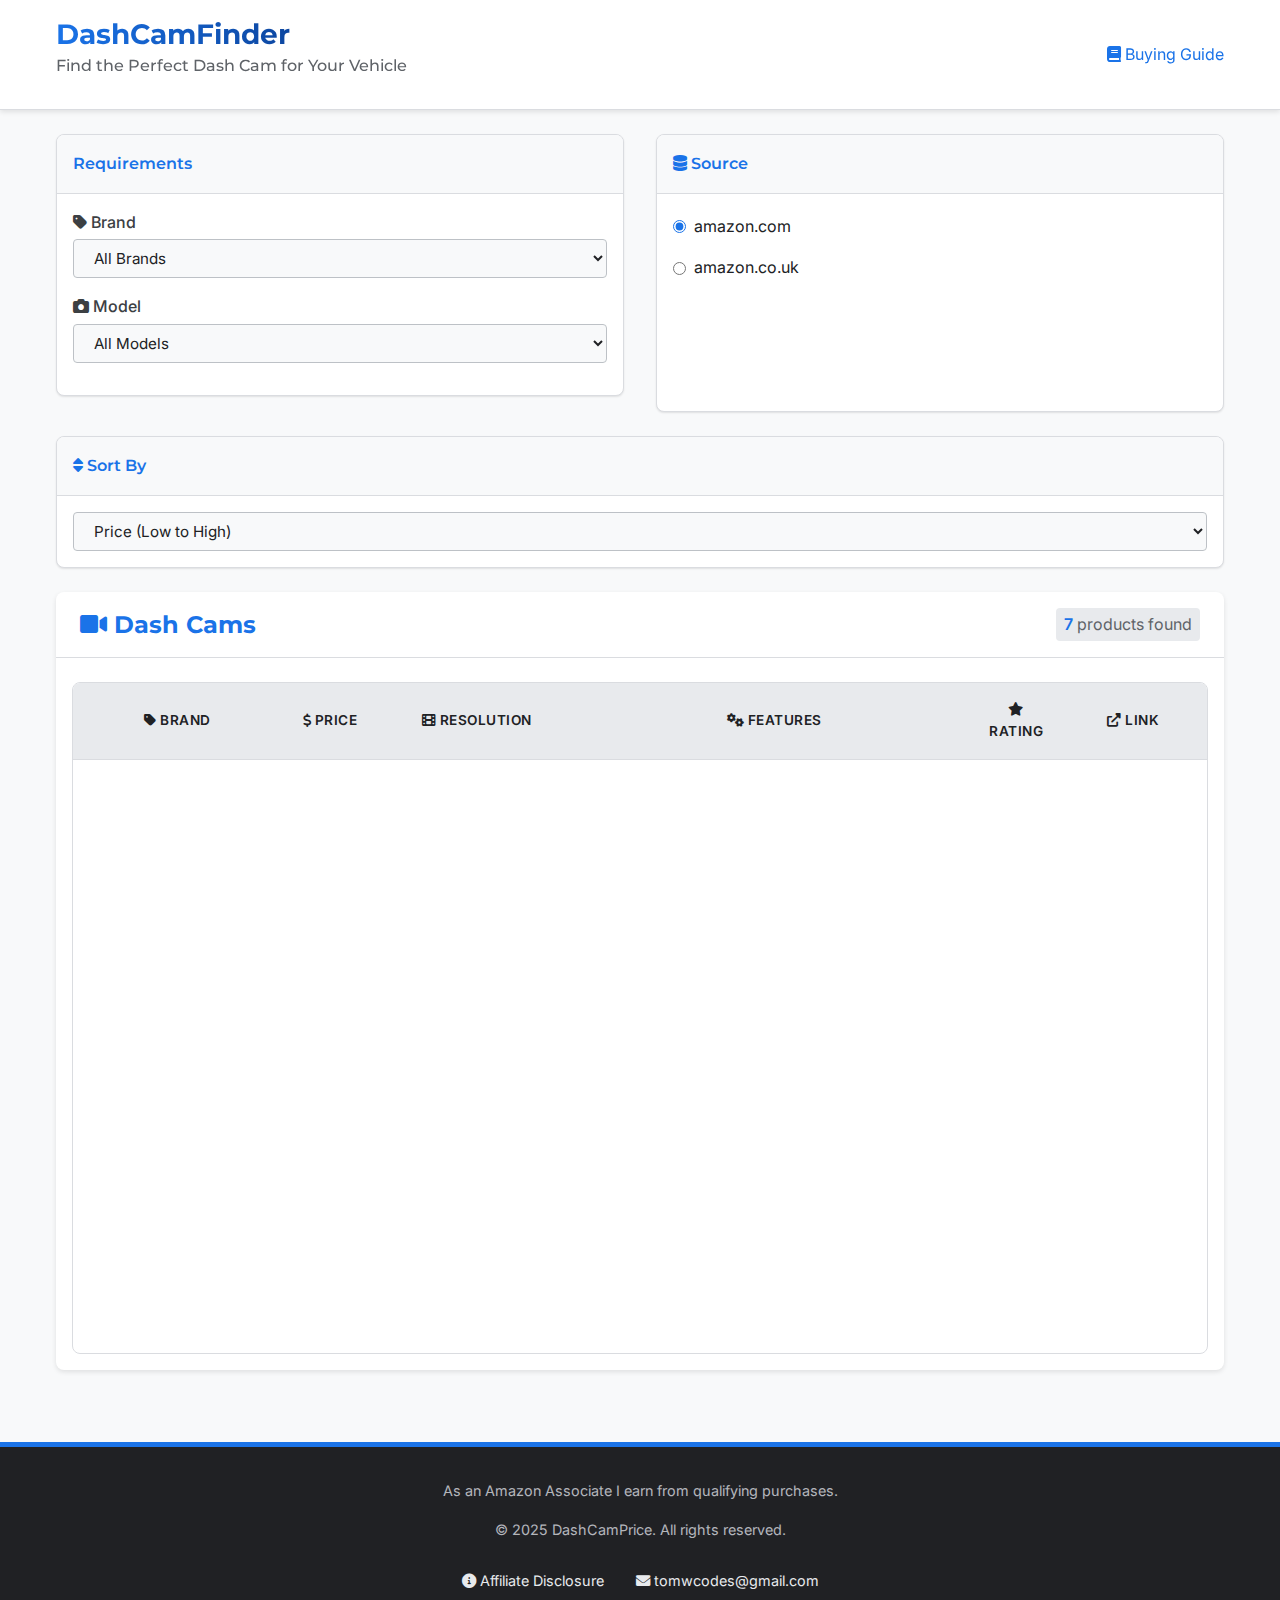
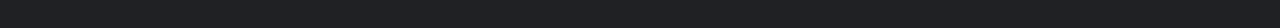
<file: index.html>
<!DOCTYPE html>
<html lang="en">
<head>
    <meta charset="UTF-8">
    <meta name="viewport" content="width=device-width, initial-scale=1.0">
    <title>DashCamFinder - Compare Dash Cam Prices | Find the Best Deals</title>
    <meta name="description" content="Compare dash cam prices for various brands and models. Find the best deals on front-facing, dual-channel, and 4K dash cams with night vision and parking mode.">
    <meta name="keywords" content="dash cam, dashcam, price comparison, car camera, vehicle recorder, front dash cam, dual dash cam, 4K dash cam">
    <meta name="robots" content="index, follow">
    <link rel="canonical" href="https://dashcamprice.com/">
    
    <!-- Favicon -->
    <link rel="icon" type="image/png" href="https://via.placeholder.com/32x32/1a73e8/ffffff?text=D" sizes="32x32">
    <link rel="icon" type="image/png" href="https://via.placeholder.com/16x16/1a73e8/ffffff?text=D" sizes="16x16">
    
    <!-- Open Graph / Facebook -->
    <meta property="og:type" content="website">
    <meta property="og:url" content="https://dashcamprice.com/">
    <meta property="og:title" content="DashCamPrice - Compare Dash Cam Prices">
    <meta property="og:description" content="Find the best deals on dash cams with features like night vision, parking mode, and 4K resolution.">
    <meta property="og:image" content="https://dashcamprice.com/images/og-image.jpg">
    
    <!-- Twitter -->
    <meta property="twitter:card" content="summary_large_image">
    <meta property="twitter:url" content="https://dashcamprice.com/">
    <meta property="twitter:title" content="DashCamPrice - Compare Dash Cam Prices">
    <meta property="twitter:description" content="Find the best deals on dash cams with features like night vision, parking mode, and 4K resolution.">
    <meta property="twitter:image" content="https://dashcamprice.com/images/twitter-image.jpg">
    
    <link rel="stylesheet" href="styles/main.css">
    <link rel="stylesheet" href="https://cdnjs.cloudflare.com/ajax/libs/font-awesome/6.0.0-beta3/css/all.min.css">
</head>
<body>
    <header class="site-header">
        <div class="container">
            <div class="logo">
                <h1><a href="/" title="DashCamPrice Home">DashCamFinder</a></h1>
                <h2>Find the Perfect Dash Cam for Your Vehicle</h2>
            </div>
            <nav class="site-nav">
                <a href="buying-guide.html" class="nav-link"><i class="fas fa-book"></i> Buying Guide</a>
            </nav>
        </div>
    </header>

    <main class="site-main">
        <div class="container">
            <!-- Filters row with two columns -->
            <div class="filters-row">
                <!-- Left column - Device filter box -->
                <div class="filters-column">
                    <!-- Device filter box -->
                    <div class="filter-box">
                        <div class="filter-box-header">Requirements</div>
                        <div class="filter-box-content">
                            <div class="filter-item">
                                <label for="make"><i class="fas fa-tag"></i> Brand</label>
                                <select id="make" class="filter-select">
                                    <option value="all">All Brands</option>
                                    <option value="nextbase">Nextbase</option>
                                    <option value="garmin">Garmin</option>
                                    <option value="thinkware">Thinkware</option>
                                    <option value="blackvue">BlackVue</option>
                                    <option value="viofo">VIOFO</option>
                                </select>
                            </div>
                            <div class="filter-item">
                                <label for="model"><i class="fas fa-camera"></i> Model</label>
                                <select id="model" class="filter-select">
                                    <option value="all">All Models</option>
                                    <option value="nextbase-622gw">Nextbase 622GW</option>
                                    <option value="nextbase-522gw">Nextbase 522GW</option>
                                    <option value="nextbase-322gw">Nextbase 322GW</option>
                                    <option value="garmin-dash-cam-67w">Garmin Dash Cam 67W</option>
                                    <option value="garmin-dash-cam-57">Garmin Dash Cam 57</option>
                                    <option value="thinkware-u1000">Thinkware U1000</option>
                                    <option value="blackvue-dr900x-plus">BlackVue DR900X Plus</option>
                                    <option value="viofo-a129-pro-duo">VIOFO A129 Pro Duo</option>
                                </select>
                            </div>
                        </div>
                    </div>
                </div>
                
                <!-- Right column - Data source filter box -->
                <div class="filters-column">
                    <!-- Data source filter box -->
                    <div class="filter-box data-source-box">
                        <div class="filter-box-header"><i class="fas fa-database"></i> Source</div>
                        <div class="filter-box-content">
                            <div class="data-source-options">
                                <label class="checkbox-label">
                                    <input type="radio" name="data-source" id="data-source-com" value="amazon.com" checked>
                                    amazon.com
                                </label>
                                <label class="checkbox-label">
                                    <input type="radio" name="data-source" id="data-source-uk" value="amazon.co.uk">
                                    amazon.co.uk
                                </label>
                            </div>
                        </div>
                    </div>
                </div>
            </div>
            
            <!-- Sort filter box below the two columns -->
            <div class="sort-container">
                <div class="filter-box">
                    <div class="filter-box-header"><i class="fas fa-sort"></i> Sort By</div>
                    <div class="filter-box-content">
                        <select id="sort-by" class="filter-select">
                            <option value="price-asc">Price (Low to High)</option>
                            <option value="price-desc">Price (High to Low)</option>
                            <option value="rating-desc">Rating (High to Low)</option>
                            <option value="date-desc">Newest First</option>
                            <option value="popularity">Popularity</option>
                        </select>
                    </div>
                </div>
            </div>
            
            <!-- Results container -->
            <div class="results-container">
                
                <div class="results-header">
                    <h2><i class="fas fa-video"></i> Dash Cams</h2>
                    <div class="results-count">
                        <span class="count">0</span> products found
                    </div>
                </div>
                <div class="results-table-container">
                    <table class="results-table">
                        <thead>
                            <tr>
                                <th><i class="fas fa-tag"></i> Brand</th>
                                <th><i class="fas fa-dollar-sign"></i> Price</th>
                                <th><i class="fas fa-film"></i> Resolution</th>
                                <th><i class="fas fa-cogs"></i> Features</th>
                                <th><i class="fas fa-star"></i> Rating</th>
                                <th><i class="fas fa-external-link-alt"></i> Link</th>
                            </tr>
                        </thead>
                        <tbody>
                            <!-- Product rows would go here, but we're not populating with data -->
                            <tr class="placeholder-row">
                                <td colspan="6" class="placeholder-message">
                                    Use the filters to find products
                                </td>
                            </tr>
                        </tbody>
                    </table>
                </div>
            </div>
        </div>
    </main>
    
    <footer class="site-footer">
        <div class="container">
            <div class="footer-section">
                <p>As an Amazon Associate I earn from qualifying purchases.</p>
                <p>© 2025 DashCamPrice. All rights reserved.</p>
            </div>
            <div class="footer-links">
                <!-- <a href="#"><i class="fas fa-shield-alt"></i> Privacy Policy</a> -->
                <a href="affiliate-disclosure.html"><i class="fas fa-info-circle"></i> Affiliate Disclosure</a>
                <a><i class="fas fa-envelope"></i> tomwcodes@gmail.com</a>
            </div>
        </div>
    </footer>
    
    <!-- Schema.org structured data -->
    <script type="application/ld+json">
    {
      "@context": "https://schema.org",
      "@type": "WebSite",
      "name": "DashCamPrice",
      "url": "https://dashcamprice.com/",
      "potentialAction": {
        "@type": "SearchAction",
        "target": "https://dashcamprice.com/search?q={search_term_string}",
        "query-input": "required name=search_term_string"
      },
      "description": "Compare dash cam prices for various brands and models with features like night vision, parking mode, and 4K resolution."
    }
    </script>
    
    <script type="application/ld+json">
    {
      "@context": "https://schema.org",
      "@type": "Organization",
      "name": "DashCamPrice",
      "url": "https://dashcamprice.com/",
      "logo": "https://dashcamprice.com/images/logo.png",
      "contactPoint": {
        "@type": "ContactPoint",
        "email": "info@dashcamprice.com",
        "contactType": "customer service"
      }
    }
    </script>

    <script src="scripts/main.js"></script>
</body>
</html>
</file>
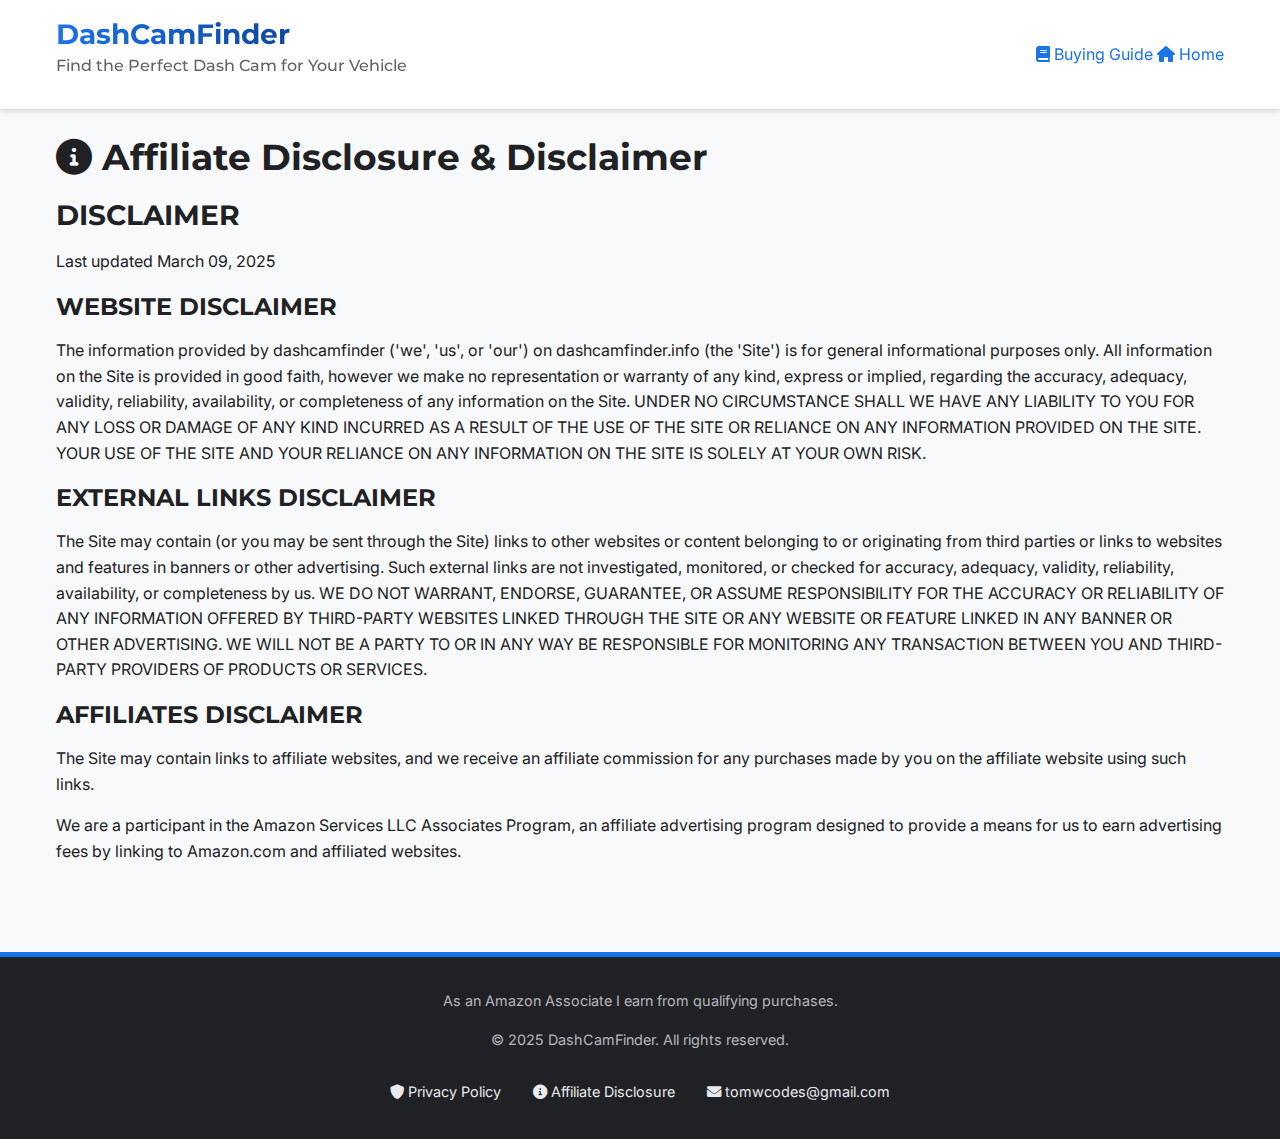
<file: affiliate-disclosure.html>
<!DOCTYPE html>
<html lang="en">
<head>
    <meta charset="UTF-8">
    <meta name="viewport" content="width=device-width, initial-scale=1.0">
    <title>Affiliate Disclosure - DashCamFinder</title>
    <meta name="description" content="Affiliate disclosure and disclaimer information for DashCamFinder.">
    <meta name="robots" content="index, follow">
    <link rel="canonical" href="https://dashcamfinder.info/affiliate-disclosure.html">
    
    <!-- Favicon -->
    <link rel="icon" type="image/png" href="https://via.placeholder.com/32x32/1a73e8/ffffff?text=D" sizes="32x32">
    <link rel="icon" type="image/png" href="https://via.placeholder.com/16x16/1a73e8/ffffff?text=D" sizes="16x16">
    
    <!-- Open Graph / Facebook -->
    <meta property="og:type" content="website">
    <meta property="og:url" content="https://dashcamfinder.info/affiliate-disclosure.html">
    <meta property="og:title" content="Affiliate Disclosure - DashCamFinder">
    <meta property="og:description" content="Affiliate disclosure and disclaimer information for DashCamFinder.">
    
    <link rel="stylesheet" href="styles/main.css">
    <link rel="stylesheet" href="https://cdnjs.cloudflare.com/ajax/libs/font-awesome/6.0.0-beta3/css/all.min.css">
</head>
<body>
    <header class="site-header">
        <div class="container">
            <div class="logo">
                <h1><a href="/" title="DashCamFinder Home">DashCamFinder</a></h1>
                <h2>Find the Perfect Dash Cam for Your Vehicle</h2>
            </div>
            <nav class="site-nav">
                <a href="buying-guide.html" class="nav-link"><i class="fas fa-book"></i> Buying Guide</a>
                <a href="index.html" class="nav-link"><i class="fas fa-home"></i> Home</a>
            </nav>
        </div>
    </header>

    <main class="site-main">
        <div class="container">
            <div class="page-content">
                <h1><i class="fas fa-info-circle"></i> Affiliate Disclosure & Disclaimer</h1>
                
                <section class="disclaimer-section">
                    <h2>DISCLAIMER</h2>
                    <p class="last-updated">Last updated March 09, 2025</p>
                    
                    <h3>WEBSITE DISCLAIMER</h3>
                    <p>The information provided by dashcamfinder ('we', 'us', or 'our') on dashcamfinder.info (the 'Site') is for general informational purposes only. All information on the Site is provided in good faith, however we make no representation or warranty of any kind, express or implied, regarding the accuracy, adequacy, validity, reliability, availability, or completeness of any information on the Site. UNDER NO CIRCUMSTANCE SHALL WE HAVE ANY LIABILITY TO YOU FOR ANY LOSS OR DAMAGE OF ANY KIND INCURRED AS A RESULT OF THE USE OF THE SITE OR RELIANCE ON ANY INFORMATION PROVIDED ON THE SITE. YOUR USE OF THE SITE AND YOUR RELIANCE ON ANY INFORMATION ON THE SITE IS SOLELY AT YOUR OWN RISK.</p>
                    
                    <h3>EXTERNAL LINKS DISCLAIMER</h3>
                    <p>The Site may contain (or you may be sent through the Site) links to other websites or content belonging to or originating from third parties or links to websites and features in banners or other advertising. Such external links are not investigated, monitored, or checked for accuracy, adequacy, validity, reliability, availability, or completeness by us. WE DO NOT WARRANT, ENDORSE, GUARANTEE, OR ASSUME RESPONSIBILITY FOR THE ACCURACY OR RELIABILITY OF ANY INFORMATION OFFERED BY THIRD-PARTY WEBSITES LINKED THROUGH THE SITE OR ANY WEBSITE OR FEATURE LINKED IN ANY BANNER OR OTHER ADVERTISING. WE WILL NOT BE A PARTY TO OR IN ANY WAY BE RESPONSIBLE FOR MONITORING ANY TRANSACTION BETWEEN YOU AND THIRD-PARTY PROVIDERS OF PRODUCTS OR SERVICES.</p>
                    
                    <h3>AFFILIATES DISCLAIMER</h3>
                    <p>The Site may contain links to affiliate websites, and we receive an affiliate commission for any purchases made by you on the affiliate website using such links.</p>
                    
                    <p>We are a participant in the Amazon Services LLC Associates Program, an affiliate advertising program designed to provide a means for us to earn advertising fees by linking to Amazon.com and affiliated websites.</p>
                </section>
            </div>
        </div>
    </main>
    
    <footer class="site-footer">
        <div class="container">
            <div class="footer-section">
                <p>As an Amazon Associate I earn from qualifying purchases.</p>
                <p>© 2025 DashCamFinder. All rights reserved.</p>
            </div>
            <div class="footer-links">
                <a href="#"><i class="fas fa-shield-alt"></i> Privacy Policy</a>
                <a href="affiliate-disclosure.html"><i class="fas fa-info-circle"></i> Affiliate Disclosure</a>
                <a href=""><i class="fas fa-envelope"></i> tomwcodes@gmail.com</a>
            </div>
        </div>
    </footer>

    <script src="scripts/main.js"></script>
</body>
</html>
</file>
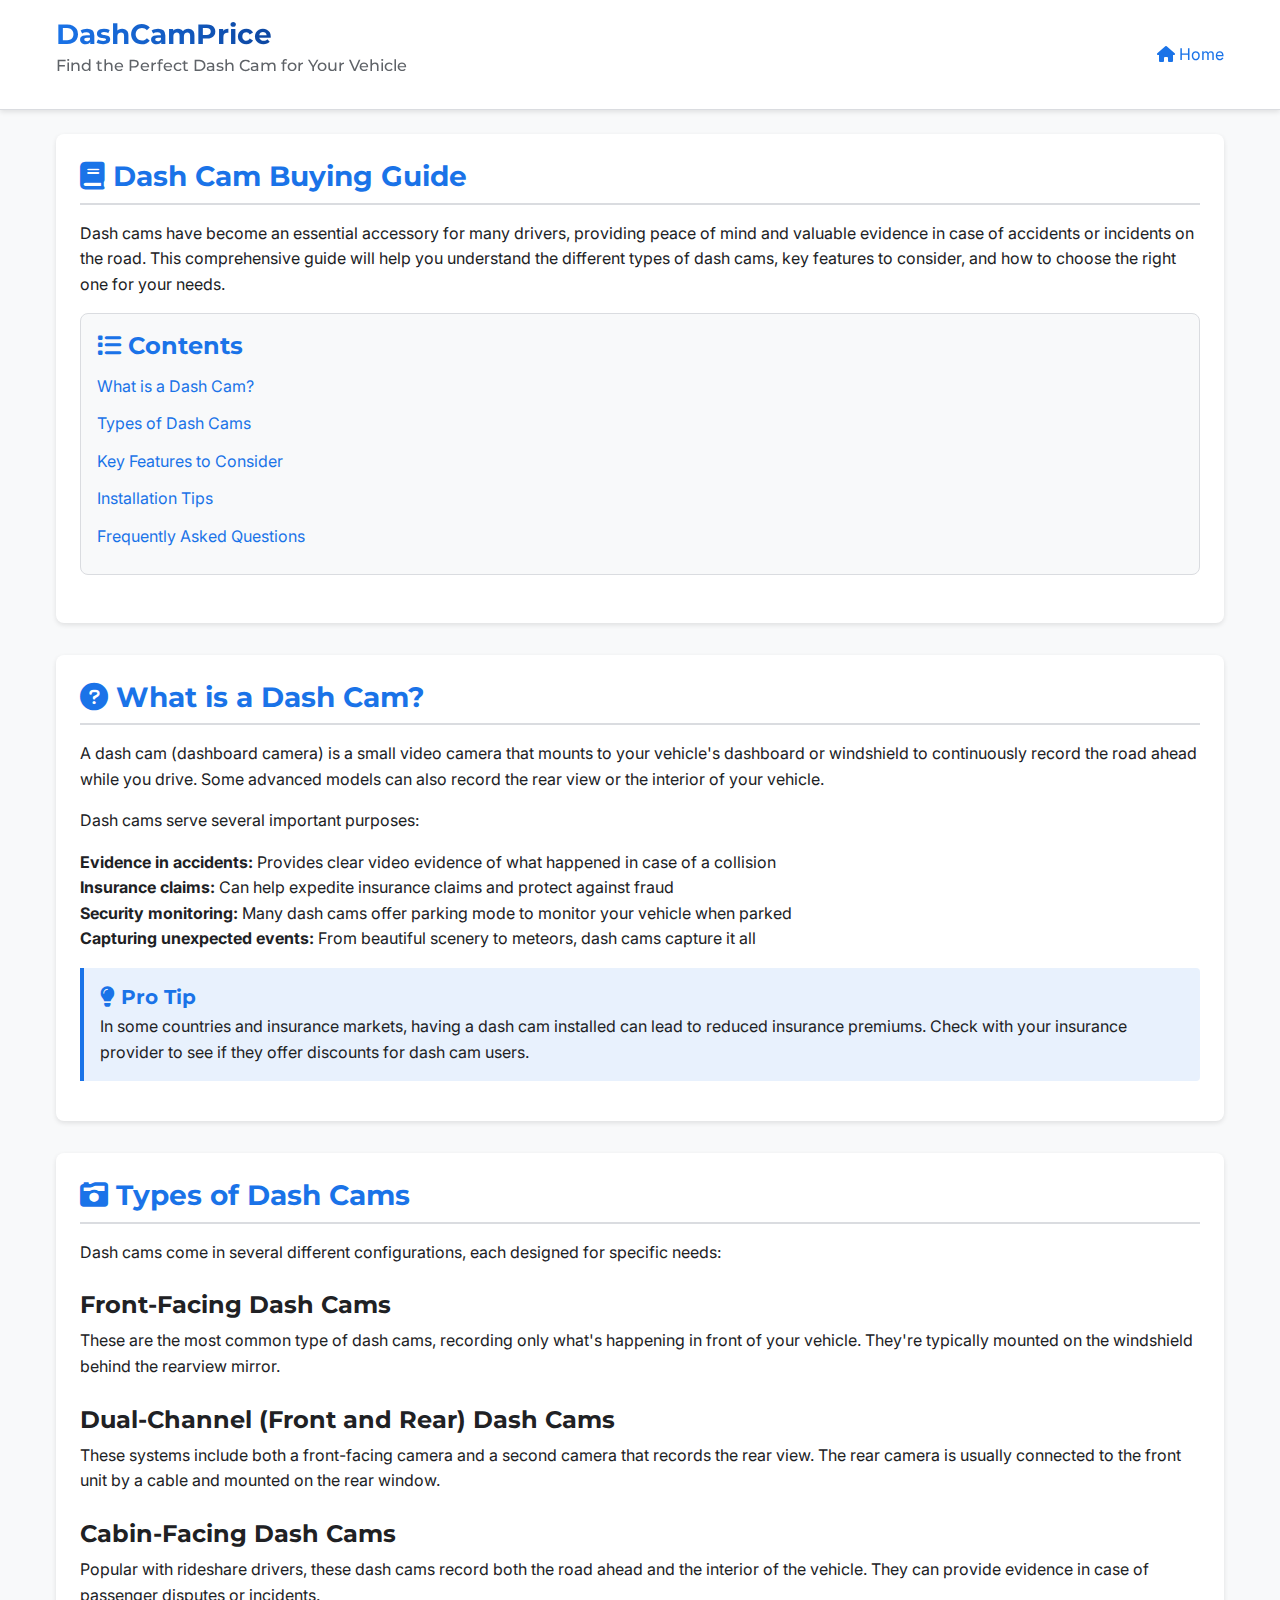
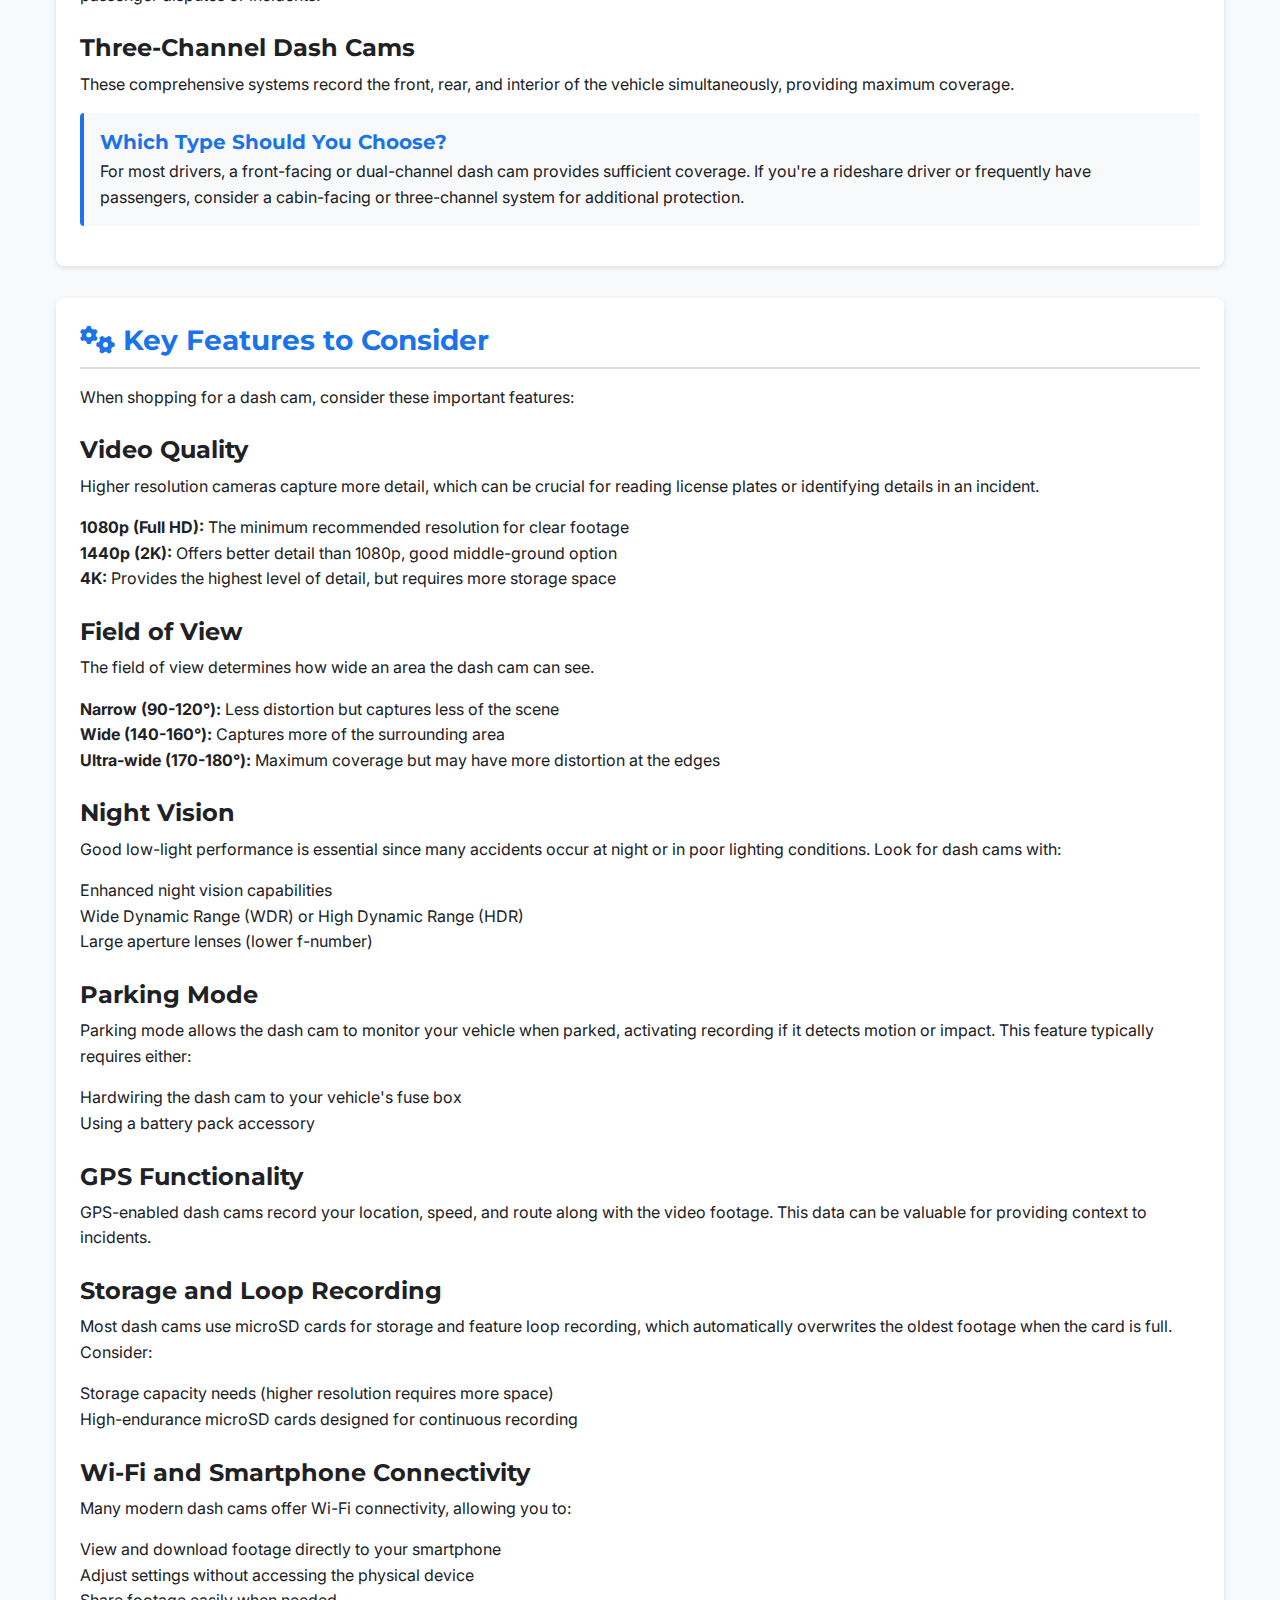
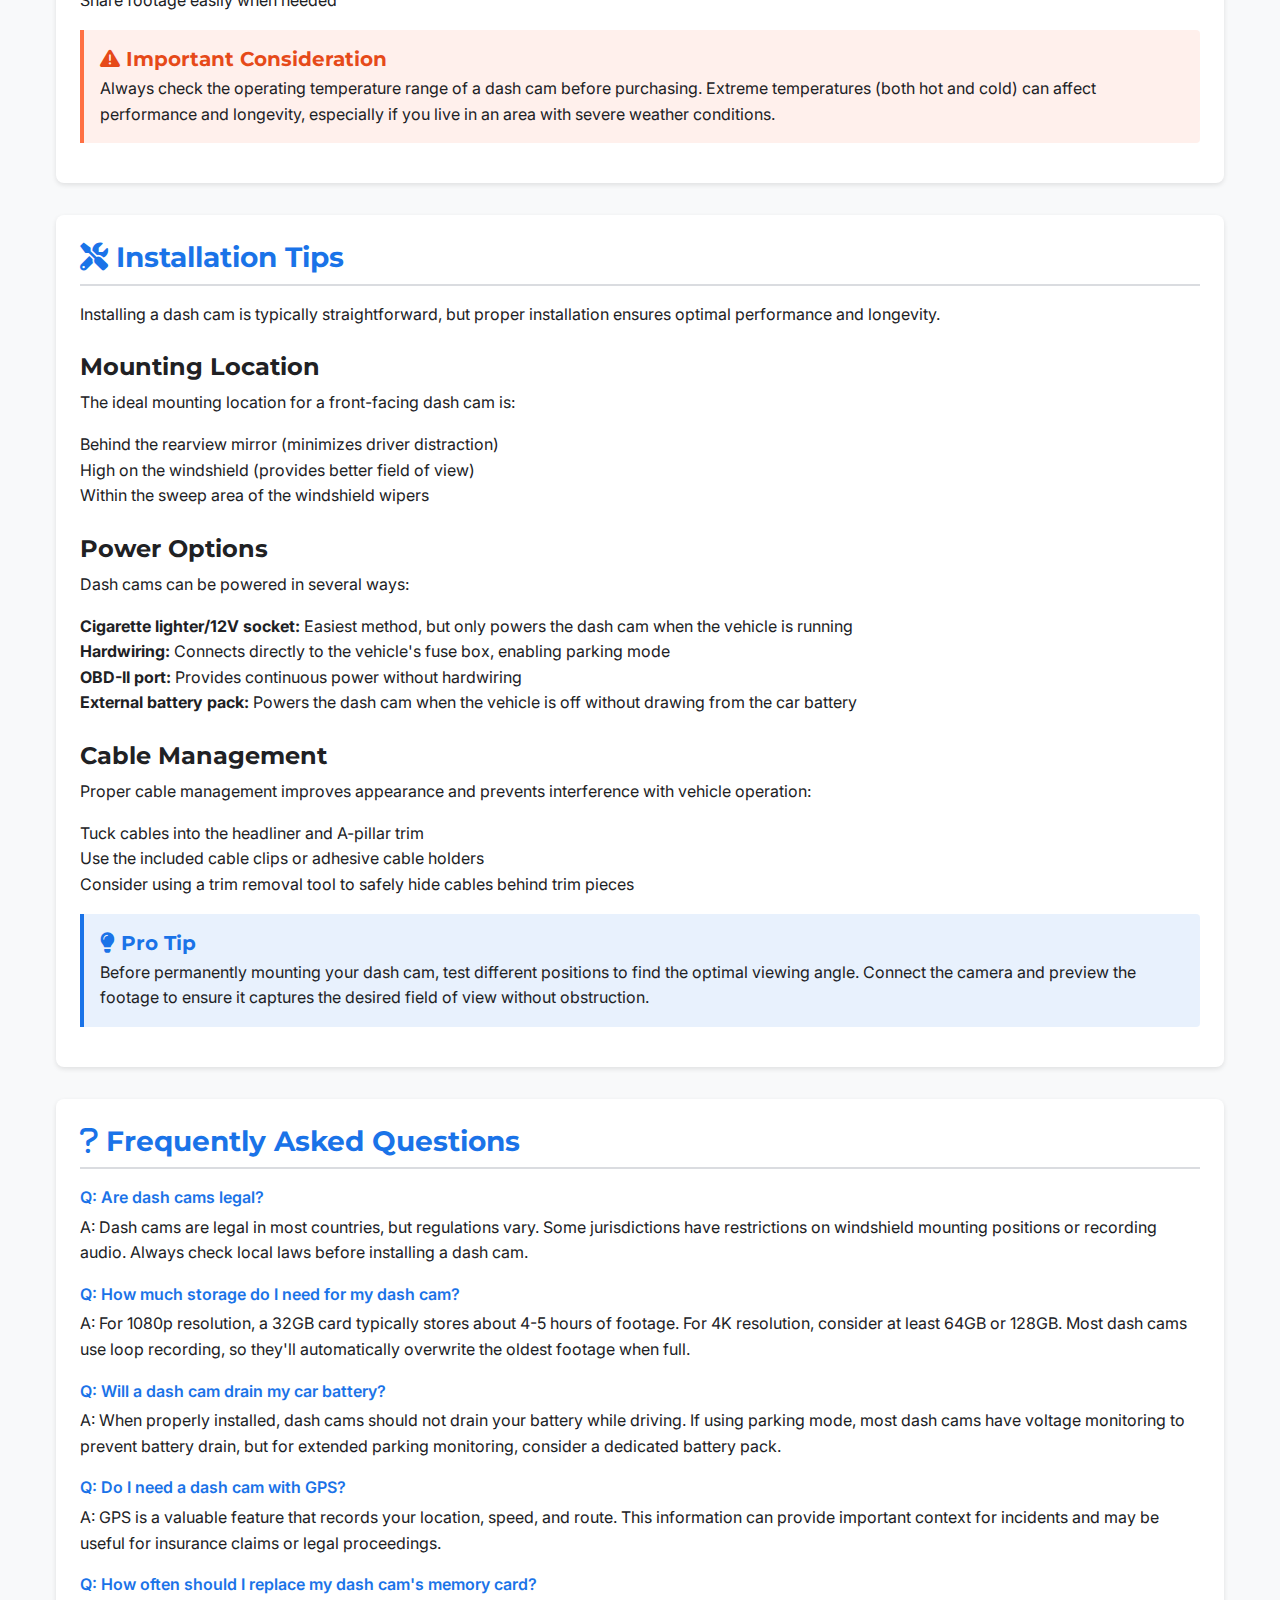
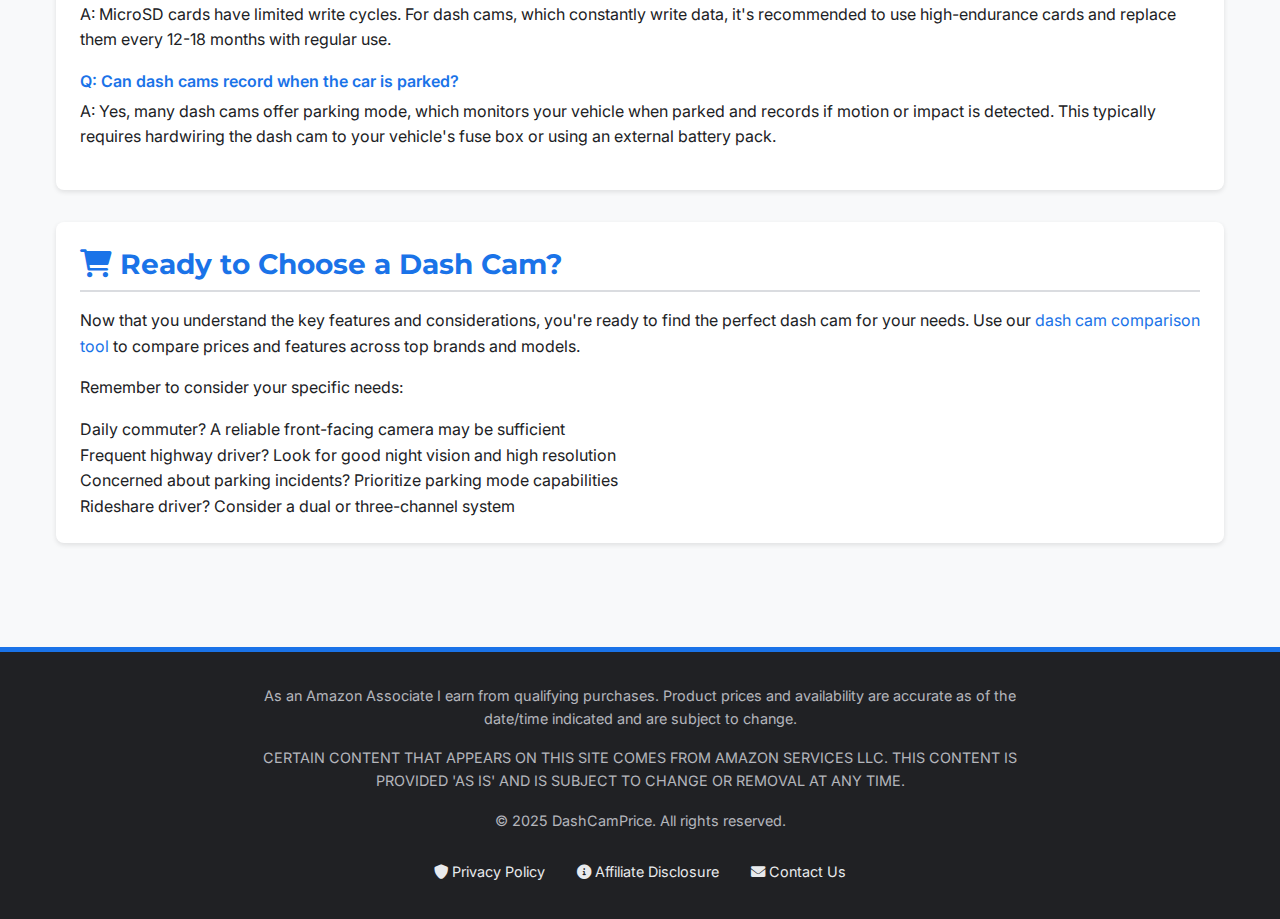
<file: buying-guide.html>
<!DOCTYPE html>
<html lang="en">
<head>
    <meta charset="UTF-8">
    <meta name="viewport" content="width=device-width, initial-scale=1.0">
    <title>Dash Cam Buying Guide | DashCamPrice</title>
    <meta name="description" content="Learn how to choose the perfect dash cam for your vehicle. Our comprehensive buying guide covers types of dash cams, key features, installation tips, and more.">
    <meta name="keywords" content="dash cam buying guide, how to choose dash cam, dash cam features, dash cam installation, best dash cams">
    <meta name="robots" content="index, follow">
    <link rel="canonical" href="https://dashcamprice.com/buying-guide.html">
    
    <!-- Favicon -->
    <link rel="icon" type="image/png" href="https://via.placeholder.com/32x32/1a73e8/ffffff?text=D" sizes="32x32">
    <link rel="icon" type="image/png" href="https://via.placeholder.com/16x16/1a73e8/ffffff?text=D" sizes="16x16">
    
    <!-- Open Graph / Facebook -->
    <meta property="og:type" content="article">
    <meta property="og:url" content="https://dashcamprice.com/buying-guide.html">
    <meta property="og:title" content="Dash Cam Buying Guide | DashCamPrice">
    <meta property="og:description" content="Learn how to choose the perfect dash cam for your vehicle with our comprehensive buying guide.">
    <meta property="og:image" content="https://dashcamprice.com/images/og-image.jpg">
    
    <!-- Twitter -->
    <meta property="twitter:card" content="summary_large_image">
    <meta property="twitter:url" content="https://dashcamprice.com/buying-guide.html">
    <meta property="twitter:title" content="Dash Cam Buying Guide | DashCamPrice">
    <meta property="twitter:description" content="Learn how to choose the perfect dash cam for your vehicle with our comprehensive buying guide.">
    <meta property="twitter:image" content="https://dashcamprice.com/images/twitter-image.jpg">
    
    <link rel="stylesheet" href="styles/main.css">
    <link rel="stylesheet" href="https://cdnjs.cloudflare.com/ajax/libs/font-awesome/6.0.0-beta3/css/all.min.css">
    
    <style>
        /* Additional styles specific to the buying guide page */
        .guide-section {
            background-color: white;
            border-radius: var(--radius-md);
            box-shadow: var(--shadow-md);
            padding: var(--space-lg);
            margin-bottom: var(--space-xl);
            transition: transform var(--transition-normal), box-shadow var(--transition-normal);
        }
        
        .guide-section:hover {
            transform: translateY(-2px);
            box-shadow: var(--shadow-lg);
        }
        
        .guide-section h2 {
            color: var(--primary-color);
            margin-bottom: var(--space-md);
            padding-bottom: var(--space-sm);
            border-bottom: 2px solid var(--neutral-200);
        }
        
        .guide-section h3 {
            color: var(--neutral-700);
            margin-top: var(--space-lg);
            margin-bottom: var(--space-sm);
        }
        
        .feature-card {
            background-color: var(--neutral-50);
            border-radius: var(--radius-sm);
            padding: var(--space-md);
            margin-bottom: var(--space-md);
            border-left: 4px solid var(--primary-color);
            transition: transform var(--transition-fast);
        }
        
        .feature-card:hover {
            transform: translateX(4px);
        }
        
        .feature-card h4 {
            color: var(--primary-color);
            margin-bottom: var(--space-xs);
        }
        
        .feature-card p {
            margin-bottom: 0;
        }
        
        .faq-item {
            margin-bottom: var(--space-md);
        }
        
        .faq-question {
            font-weight: 600;
            color: var(--primary-color);
            margin-bottom: var(--space-xs);
            display: block;
        }
        
        .back-to-top {
            position: fixed;
            bottom: 20px;
            right: 20px;
            background-color: var(--primary-color);
            color: white;
            width: 40px;
            height: 40px;
            border-radius: 50%;
            display: flex;
            justify-content: center;
            align-items: center;
            text-decoration: none;
            box-shadow: var(--shadow-md);
            transition: background-color var(--transition-fast), transform var(--transition-fast);
            z-index: 99;
        }
        
        .back-to-top:hover {
            background-color: var(--primary-dark);
            transform: translateY(-4px);
        }
        
        .table-of-contents {
            background-color: var(--neutral-50);
            border-radius: var(--radius-md);
            padding: var(--space-md);
            margin-bottom: var(--space-lg);
            border: 1px solid var(--neutral-200);
        }
        
        .table-of-contents h3 {
            margin-top: 0;
            margin-bottom: var(--space-sm);
            color: var(--primary-color);
        }
        
        .table-of-contents ul {
            margin-bottom: 0;
        }
        
        .table-of-contents li {
            margin-bottom: var(--space-xs);
        }
        
        .table-of-contents a {
            display: inline-block;
            padding: var(--space-xs) 0;
            transition: transform var(--transition-fast);
        }
        
        .table-of-contents a:hover {
            transform: translateX(4px);
        }
        
        .guide-image {
            width: 100%;
            border-radius: var(--radius-md);
            margin: var(--space-md) 0;
            box-shadow: var(--shadow-sm);
        }
        
        .tip-box {
            background-color: rgba(26, 115, 232, 0.1);
            border-left: 4px solid var(--primary-color);
            padding: var(--space-md);
            margin: var(--space-md) 0;
            border-radius: 0 var(--radius-sm) var(--radius-sm) 0;
        }
        
        .tip-box h4 {
            color: var(--primary-color);
            margin-top: 0;
            margin-bottom: var(--space-xs);
        }
        
        .tip-box p:last-child {
            margin-bottom: 0;
        }
        
        .warning-box {
            background-color: rgba(255, 112, 67, 0.1);
            border-left: 4px solid var(--secondary-color);
            padding: var(--space-md);
            margin: var(--space-md) 0;
            border-radius: 0 var(--radius-sm) var(--radius-sm) 0;
        }
        
        .warning-box h4 {
            color: var(--secondary-dark);
            margin-top: 0;
            margin-bottom: var(--space-xs);
        }
        
        .warning-box p:last-child {
            margin-bottom: 0;
        }
        
        @media (max-width: 768px) {
            .guide-section {
                padding: var(--space-md);
            }
        }
    </style>
</head>
<body>
    <header class="site-header">
        <div class="container">
            <div class="logo">
                <h1><a href="/" title="DashCamPrice Home">DashCamPrice</a></h1>
                <h2>Find the Perfect Dash Cam for Your Vehicle</h2>
            </div>
            <nav class="site-nav">
                <a href="index.html" class="nav-link"><i class="fas fa-home"></i> Home</a>
            </nav>
        </div>
    </header>

    <main class="site-main">
        <div class="container">
            <div class="guide-section">
                <h2><i class="fas fa-book"></i> Dash Cam Buying Guide</h2>
                <p>Dash cams have become an essential accessory for many drivers, providing peace of mind and valuable evidence in case of accidents or incidents on the road. This comprehensive guide will help you understand the different types of dash cams, key features to consider, and how to choose the right one for your needs.</p>
                
                <div class="table-of-contents">
                    <h3><i class="fas fa-list"></i> Contents</h3>
                    <ul>
                        <li><a href="#what-is-dash-cam">What is a Dash Cam?</a></li>
                        <li><a href="#types-of-dash-cams">Types of Dash Cams</a></li>
                        <li><a href="#key-features">Key Features to Consider</a></li>
                        <li><a href="#installation">Installation Tips</a></li>
                        <li><a href="#faq">Frequently Asked Questions</a></li>
                    </ul>
                </div>
            </div>
            
            <div id="what-is-dash-cam" class="guide-section">
                <h2><i class="fas fa-question-circle"></i> What is a Dash Cam?</h2>
                <p>A dash cam (dashboard camera) is a small video camera that mounts to your vehicle's dashboard or windshield to continuously record the road ahead while you drive. Some advanced models can also record the rear view or the interior of your vehicle.</p>
                
                <p>Dash cams serve several important purposes:</p>
                <ul>
                    <li><strong>Evidence in accidents:</strong> Provides clear video evidence of what happened in case of a collision</li>
                    <li><strong>Insurance claims:</strong> Can help expedite insurance claims and protect against fraud</li>
                    <li><strong>Security monitoring:</strong> Many dash cams offer parking mode to monitor your vehicle when parked</li>
                    <li><strong>Capturing unexpected events:</strong> From beautiful scenery to meteors, dash cams capture it all</li>
                </ul>
                
                <div class="tip-box">
                    <h4><i class="fas fa-lightbulb"></i> Pro Tip</h4>
                    <p>In some countries and insurance markets, having a dash cam installed can lead to reduced insurance premiums. Check with your insurance provider to see if they offer discounts for dash cam users.</p>
                </div>
            </div>
            
            <div id="types-of-dash-cams" class="guide-section">
                <h2><i class="fas fa-camera-retro"></i> Types of Dash Cams</h2>
                <p>Dash cams come in several different configurations, each designed for specific needs:</p>
                
                <h3>Front-Facing Dash Cams</h3>
                <p>These are the most common type of dash cams, recording only what's happening in front of your vehicle. They're typically mounted on the windshield behind the rearview mirror.</p>
                
                <h3>Dual-Channel (Front and Rear) Dash Cams</h3>
                <p>These systems include both a front-facing camera and a second camera that records the rear view. The rear camera is usually connected to the front unit by a cable and mounted on the rear window.</p>
                
                <h3>Cabin-Facing Dash Cams</h3>
                <p>Popular with rideshare drivers, these dash cams record both the road ahead and the interior of the vehicle. They can provide evidence in case of passenger disputes or incidents.</p>
                
                <h3>Three-Channel Dash Cams</h3>
                <p>These comprehensive systems record the front, rear, and interior of the vehicle simultaneously, providing maximum coverage.</p>
                
                <div class="feature-card">
                    <h4>Which Type Should You Choose?</h4>
                    <p>For most drivers, a front-facing or dual-channel dash cam provides sufficient coverage. If you're a rideshare driver or frequently have passengers, consider a cabin-facing or three-channel system for additional protection.</p>
                </div>
            </div>
            
            <div id="key-features" class="guide-section">
                <h2><i class="fas fa-cogs"></i> Key Features to Consider</h2>
                <p>When shopping for a dash cam, consider these important features:</p>
                
                <h3>Video Quality</h3>
                <p>Higher resolution cameras capture more detail, which can be crucial for reading license plates or identifying details in an incident.</p>
                <ul>
                    <li><strong>1080p (Full HD):</strong> The minimum recommended resolution for clear footage</li>
                    <li><strong>1440p (2K):</strong> Offers better detail than 1080p, good middle-ground option</li>
                    <li><strong>4K:</strong> Provides the highest level of detail, but requires more storage space</li>
                </ul>
                
                <h3>Field of View</h3>
                <p>The field of view determines how wide an area the dash cam can see.</p>
                <ul>
                    <li><strong>Narrow (90-120°):</strong> Less distortion but captures less of the scene</li>
                    <li><strong>Wide (140-160°):</strong> Captures more of the surrounding area</li>
                    <li><strong>Ultra-wide (170-180°):</strong> Maximum coverage but may have more distortion at the edges</li>
                </ul>
                
                <h3>Night Vision</h3>
                <p>Good low-light performance is essential since many accidents occur at night or in poor lighting conditions. Look for dash cams with:
                <ul>
                    <li>Enhanced night vision capabilities</li>
                    <li>Wide Dynamic Range (WDR) or High Dynamic Range (HDR)</li>
                    <li>Large aperture lenses (lower f-number)</li>
                </ul>
                
                <h3>Parking Mode</h3>
                <p>Parking mode allows the dash cam to monitor your vehicle when parked, activating recording if it detects motion or impact. This feature typically requires either:</p>
                <ul>
                    <li>Hardwiring the dash cam to your vehicle's fuse box</li>
                    <li>Using a battery pack accessory</li>
                </ul>
                
                <h3>GPS Functionality</h3>
                <p>GPS-enabled dash cams record your location, speed, and route along with the video footage. This data can be valuable for providing context to incidents.</p>
                
                <h3>Storage and Loop Recording</h3>
                <p>Most dash cams use microSD cards for storage and feature loop recording, which automatically overwrites the oldest footage when the card is full. Consider:</p>
                <ul>
                    <li>Storage capacity needs (higher resolution requires more space)</li>
                    <li>High-endurance microSD cards designed for continuous recording</li>
                </ul>
                
                <h3>Wi-Fi and Smartphone Connectivity</h3>
                <p>Many modern dash cams offer Wi-Fi connectivity, allowing you to:</p>
                <ul>
                    <li>View and download footage directly to your smartphone</li>
                    <li>Adjust settings without accessing the physical device</li>
                    <li>Share footage easily when needed</li>
                </ul>
                
                <div class="warning-box">
                    <h4><i class="fas fa-exclamation-triangle"></i> Important Consideration</h4>
                    <p>Always check the operating temperature range of a dash cam before purchasing. Extreme temperatures (both hot and cold) can affect performance and longevity, especially if you live in an area with severe weather conditions.</p>
                </div>
            </div>
            
            <div id="installation" class="guide-section">
                <h2><i class="fas fa-tools"></i> Installation Tips</h2>
                <p>Installing a dash cam is typically straightforward, but proper installation ensures optimal performance and longevity.</p>
                
                <h3>Mounting Location</h3>
                <p>The ideal mounting location for a front-facing dash cam is:</p>
                <ul>
                    <li>Behind the rearview mirror (minimizes driver distraction)</li>
                    <li>High on the windshield (provides better field of view)</li>
                    <li>Within the sweep area of the windshield wipers</li>
                </ul>
                
                <h3>Power Options</h3>
                <p>Dash cams can be powered in several ways:</p>
                <ul>
                    <li><strong>Cigarette lighter/12V socket:</strong> Easiest method, but only powers the dash cam when the vehicle is running</li>
                    <li><strong>Hardwiring:</strong> Connects directly to the vehicle's fuse box, enabling parking mode</li>
                    <li><strong>OBD-II port:</strong> Provides continuous power without hardwiring</li>
                    <li><strong>External battery pack:</strong> Powers the dash cam when the vehicle is off without drawing from the car battery</li>
                </ul>
                
                <h3>Cable Management</h3>
                <p>Proper cable management improves appearance and prevents interference with vehicle operation:</p>
                <ul>
                    <li>Tuck cables into the headliner and A-pillar trim</li>
                    <li>Use the included cable clips or adhesive cable holders</li>
                    <li>Consider using a trim removal tool to safely hide cables behind trim pieces</li>
                </ul>
                
                <div class="tip-box">
                    <h4><i class="fas fa-lightbulb"></i> Pro Tip</h4>
                    <p>Before permanently mounting your dash cam, test different positions to find the optimal viewing angle. Connect the camera and preview the footage to ensure it captures the desired field of view without obstruction.</p>
                </div>
            </div>
            
            <div id="faq" class="guide-section">
                <h2><i class="fas fa-question"></i> Frequently Asked Questions</h2>
                
                <div class="faq-item">
                    <span class="faq-question">Q: Are dash cams legal?</span>
                    <p>A: Dash cams are legal in most countries, but regulations vary. Some jurisdictions have restrictions on windshield mounting positions or recording audio. Always check local laws before installing a dash cam.</p>
                </div>
                
                <div class="faq-item">
                    <span class="faq-question">Q: How much storage do I need for my dash cam?</span>
                    <p>A: For 1080p resolution, a 32GB card typically stores about 4-5 hours of footage. For 4K resolution, consider at least 64GB or 128GB. Most dash cams use loop recording, so they'll automatically overwrite the oldest footage when full.</p>
                </div>
                
                <div class="faq-item">
                    <span class="faq-question">Q: Will a dash cam drain my car battery?</span>
                    <p>A: When properly installed, dash cams should not drain your battery while driving. If using parking mode, most dash cams have voltage monitoring to prevent battery drain, but for extended parking monitoring, consider a dedicated battery pack.</p>
                </div>
                
                <div class="faq-item">
                    <span class="faq-question">Q: Do I need a dash cam with GPS?</span>
                    <p>A: GPS is a valuable feature that records your location, speed, and route. This information can provide important context for incidents and may be useful for insurance claims or legal proceedings.</p>
                </div>
                
                <div class="faq-item">
                    <span class="faq-question">Q: How often should I replace my dash cam's memory card?</span>
                    <p>A: MicroSD cards have limited write cycles. For dash cams, which constantly write data, it's recommended to use high-endurance cards and replace them every 12-18 months with regular use.</p>
                </div>
                
                <div class="faq-item">
                    <span class="faq-question">Q: Can dash cams record when the car is parked?</span>
                    <p>A: Yes, many dash cams offer parking mode, which monitors your vehicle when parked and records if motion or impact is detected. This typically requires hardwiring the dash cam to your vehicle's fuse box or using an external battery pack.</p>
                </div>
            </div>
            
            <div class="guide-section">
                <h2><i class="fas fa-shopping-cart"></i> Ready to Choose a Dash Cam?</h2>
                <p>Now that you understand the key features and considerations, you're ready to find the perfect dash cam for your needs. Use our <a href="index.html">dash cam comparison tool</a> to compare prices and features across top brands and models.</p>
                
                <p>Remember to consider your specific needs:</p>
                <ul>
                    <li>Daily commuter? A reliable front-facing camera may be sufficient</li>
                    <li>Frequent highway driver? Look for good night vision and high resolution</li>
                    <li>Concerned about parking incidents? Prioritize parking mode capabilities</li>
                    <li>Rideshare driver? Consider a dual or three-channel system</li>
                </ul>
            </div>
        </div>
    </main>
    
    <a href="#" class="back-to-top" title="Back to Top">
        <i class="fas fa-arrow-up"></i>
    </a>
    
    <footer class="site-footer">
        <div class="container">
            <div class="footer-section">
                <p>As an Amazon Associate I earn from qualifying purchases. Product prices and availability are accurate as of the date/time indicated and are subject to change.</p>
                <p>CERTAIN CONTENT THAT APPEARS ON THIS SITE COMES FROM AMAZON SERVICES LLC. THIS CONTENT IS PROVIDED 'AS IS' AND IS SUBJECT TO CHANGE OR REMOVAL AT ANY TIME.</p>
                <p>© 2025 DashCamPrice. All rights reserved.</p>
            </div>
            <div class="footer-links">
                <a href="#"><i class="fas fa-shield-alt"></i> Privacy Policy</a>
                <a href="#"><i class="fas fa-info-circle"></i> Affiliate Disclosure</a>
                <a href="#"><i class="fas fa-envelope"></i> Contact Us</a>
            </div>
        </div>
    </footer>
    
    <!-- Schema.org structured data -->
    <script type="application/ld+json">
    {
      "@context": "https://schema.org",
      "@type": "Article",
      "headline": "Dash Cam Buying Guide",
      "description": "Learn how to choose the perfect dash cam for your vehicle with our comprehensive buying guide.",
      "image": "https://dashcamprice.com/images/dash-cam-guide.jpg",
      "author": {
        "@type": "Organization",
        "name": "DashCamPrice"
      },
      "publisher": {
        "@type": "Organization",
        "name": "DashCamPrice",
        "logo": {
          "@type": "ImageObject",
          "url": "https://dashcamprice.com/images/logo.png"
        }
      },
      "datePublished": "2025-03-09",
      "dateModified": "2025-03-09"
    }
    </script>
    
    <script>
        // Back to top button functionality
        const backToTopButton = document.querySelector('.back-to-top');
        
        // Show/hide button based on scroll position
        window.addEventListener('scroll', () => {
            if (window.pageYOffset > 300) {
                backToTopButton.style.display = 'flex';
            } else {
                backToTopButton.style.display = 'none';
            }
        });
        
        // Initially hide the button
        backToTopButton.style.display = 'none';
        
        // Smooth scroll for anchor links
        document.querySelectorAll('a[href^="#"]').forEach(anchor => {
            anchor.addEventListener('click', function (e) {
                e.preventDefault();
                
                // If it's the back to top button, scroll to top
                if (this.classList.contains('back-to-top')) {
                    window.scrollTo({
                        top: 0,
                        behavior: 'smooth'
                    });
                    return;
                }
                
                // Otherwise scroll to the target element
                const target = document.querySelector(this.getAttribute('href'));
                if (target) {
                    target.scrollIntoView({
                        behavior: 'smooth'
                    });
                }
            });
        });
        
        // Add animation class to body when page loads
        document.addEventListener('DOMContentLoaded', function() {
            document.body.classList.add('loaded');
            
            // Add animation to guide sections
            const guideSections = document.querySelectorAll('.guide-section');
            guideSections.forEach((section, index) => {
                section.style.animationDelay = `${index * 0.1}s`;
                section.classList.add('animate-in');
            });
        });
    </script>
</body>
</html>
</file>
<file: styles/main.css>
/* Import Google Fonts */
@import url('https://fonts.googleapis.com/css2?family=Inter:wght@400;500;600&family=Montserrat:wght@500;600;700&display=swap');

/* Variables for consistent colors and spacing */
:root {
    /* Color Palette */
    --primary-color: #1a73e8;
    --primary-dark: #0d47a1;
    --primary-light: #4285f4;
    --secondary-color: #ff7043;
    --secondary-dark: #e64a19;
    --secondary-light: #ff9e80;
    
    /* Neutral Colors */
    --neutral-50: #f8f9fa;
    --neutral-100: #e8eaed;
    --neutral-200: #dadce0;
    --neutral-300: #bdc1c6;
    --neutral-400: #9aa0a6;
    --neutral-500: #5f6368;
    --neutral-600: #3c4043;
    --neutral-700: #202124;
    
    /* Status Colors */
    --success-color: #34a853;
    --warning-color: #fbbc04;
    --error-color: #ea4335;
    
    /* Spacing (8px grid) */
    --space-xs: 4px;
    --space-sm: 8px;
    --space-md: 16px;
    --space-lg: 24px;
    --space-xl: 32px;
    --space-xxl: 48px;
    
    /* Border Radius */
    --radius-sm: 4px;
    --radius-md: 8px;
    --radius-lg: 12px;
    
    /* Shadows */
    --shadow-sm: 0 1px 2px rgba(0,0,0,0.1);
    --shadow-md: 0 2px 5px rgba(0,0,0,0.1);
    --shadow-lg: 0 4px 10px rgba(0,0,0,0.1);
    
    /* Transitions */
    --transition-fast: 0.15s ease;
    --transition-normal: 0.25s ease;
    --transition-slow: 0.4s ease;
}

/* Reset and Base Styles */
* {
    margin: 0;
    padding: 0;
    box-sizing: border-box;
}

body {
    font-family: 'Inter', sans-serif;
    line-height: 1.6;
    color: var(--neutral-700);
    background-color: var(--neutral-50);
    min-height: 100vh;
    display: flex;
    flex-direction: column;
}

html {
    scroll-behavior: smooth;
}

.container {
    width: 100%;
    max-width: 1200px;
    margin: 0 auto;
    padding: 0 var(--space-md);
}

a {
    text-decoration: none;
    color: var(--primary-color);
    transition: color var(--transition-fast);
}

a:hover {
    color: var(--primary-dark);
    text-decoration: none;
}

ul {
    list-style: none;
}

/* Typography */
h1, h2, h3, h4, h5, h6 {
    font-family: 'Montserrat', sans-serif;
    font-weight: 700;
    line-height: 1.3;
    margin-bottom: var(--space-md);
    color: var(--neutral-700);
}

h1 {
    font-size: 2.25rem;
}

h2 {
    font-size: 1.75rem;
}

h3 {
    font-size: 1.5rem;
}

h4 {
    font-size: 1.25rem;
}

p {
    margin-bottom: var(--space-md);
}

/* Header Styles */
.site-header {
    background-color: white;
    color: var(--neutral-700);
    padding: var(--space-md) 0;
    border-bottom: 1px solid var(--neutral-200);
    box-shadow: var(--shadow-sm);
    position: sticky;
    top: 0;
    z-index: 100;
    transition: box-shadow var(--transition-normal);
}

.site-header:hover {
    box-shadow: var(--shadow-md);
}

.site-header .container {
    display: flex;
    justify-content: space-between;
    align-items: center;
}

.logo {
    transition: transform var(--transition-fast);
}

.logo:hover {
    transform: translateY(-2px);
}

.logo h1 {
    font-size: 1.75rem;
    font-weight: 700;
    margin: 0;
}

.logo h1 a {
    color: var(--primary-color);
    text-decoration: none;
    background: linear-gradient(90deg, var(--primary-color), var(--primary-dark));
    background-clip: text;
    -webkit-background-clip: text;
    -webkit-text-fill-color: transparent;
    transition: all var(--transition-normal);
}

.logo h1 a:hover {
    text-decoration: none;
    background: linear-gradient(90deg, var(--primary-dark), var(--primary-color));
    background-clip: text;
    -webkit-background-clip: text;
}

.logo h2 {
    font-weight: 500;
    font-size: 1rem;
    color: var(--neutral-500);
    margin-top: var(--space-xs);
}

/* Main Content Styles */
.site-main {
    padding: var(--space-lg) 0;
    flex: 1;
}

/* Layout for filters and results */
.filters-row {
    display: flex;
    justify-content: space-between;
    margin-bottom: var(--space-lg);
    gap: var(--space-lg);
}

.filters-column {
    flex: 1;
    max-width: calc(50% - var(--space-md));
    transition: transform var(--transition-normal), box-shadow var(--transition-normal);
}

.filters-column:hover {
    transform: translateY(-2px);
    box-shadow: var(--shadow-md);
}

.sort-container {
    margin-bottom: var(--space-lg);
    transition: transform var(--transition-normal), box-shadow var(--transition-normal);
}

.sort-container:hover {
    transform: translateY(-2px);
    box-shadow: var(--shadow-md);
}

.results-container {
    width: 100%;
    background-color: white;
    border-radius: var(--radius-md);
    box-shadow: var(--shadow-md);
    overflow: hidden;
    transition: box-shadow var(--transition-normal);
}

.results-container:hover {
    box-shadow: var(--shadow-lg);
}

/* Filter Section Styles */
.filter-box {
    border: 1px solid var(--neutral-200);
    border-radius: var(--radius-md);
    margin-bottom: var(--space-md);
    background-color: white;
    overflow: hidden;
    box-shadow: var(--shadow-sm);
    transition: all var(--transition-normal);
}

.filter-box:hover {
    border-color: var(--primary-light);
    box-shadow: var(--shadow-md);
}

.filter-box-header {
    border-bottom: 1px solid var(--neutral-200);
    padding: var(--space-md);
    font-weight: 600;
    background-color: var(--neutral-50);
    color: var(--primary-color);
    font-family: 'Montserrat', sans-serif;
}

.filter-box-content {
    padding: var(--space-md);
}

.filter-item {
    margin-bottom: var(--space-md);
}

.filter-item label {
    display: block;
    margin-bottom: var(--space-xs);
    font-weight: 500;
    color: var(--neutral-600);
}

.filter-select {
    width: 100%;
    padding: var(--space-sm) var(--space-md);
    border: 1px solid var(--neutral-300);
    border-radius: var(--radius-sm);
    font-family: 'Inter', sans-serif;
    font-size: 0.95rem;
    color: var(--neutral-700);
    background-color: var(--neutral-50);
    transition: all var(--transition-fast);
}

.filter-select:hover, .filter-select:focus {
    border-color: var(--primary-color);
    outline: none;
    box-shadow: 0 0 0 2px rgba(26, 115, 232, 0.2);
}

.checkbox-label {
    display: flex;
    align-items: center;
    cursor: pointer;
    padding: var(--space-xs) 0;
    transition: color var(--transition-fast);
}

.checkbox-label:hover {
    color: var(--primary-color);
}

.checkbox-label input {
    margin-right: var(--space-sm);
    accent-color: var(--primary-color);
}

.data-source-options {
    display: flex;
    flex-direction: column;
}

.data-source-options .checkbox-label {
    margin-bottom: var(--space-sm);
}

/* Data Source Box Styles */
.data-source-box {
    width: 100%;
    height: 100%;
}

/* Results Section Styles */
.results-header {
    margin-bottom: var(--space-lg);
    padding: var(--space-md) var(--space-lg);
    border-bottom: 1px solid var(--neutral-200);
    display: flex;
    justify-content: space-between;
    align-items: center;
}

.results-header h2 {
    font-size: 1.5rem;
    font-weight: 700;
    margin-bottom: 0;
    color: var(--primary-color);
}

.results-count {
    font-size: 1rem;
    color: var(--neutral-500);
    background-color: var(--neutral-100);
    padding: var(--space-xs) var(--space-sm);
    border-radius: var(--radius-sm);
}

.results-count .count {
    font-weight: 600;
    color: var(--primary-color);
}

.results-table-container {
    overflow-x: auto;
    padding: 0 var(--space-md) var(--space-md);
}

.results-table {
    width: 100%;
    border-collapse: separate;
    border-spacing: 0;
    border: 1px solid var(--neutral-200);
    border-radius: var(--radius-md);
    overflow: hidden;
}

.results-table th,
.results-table td {
    padding: var(--space-md);
    text-align: center;
    border-bottom: 1px solid var(--neutral-200);
    transition: background-color var(--transition-fast);
}

.results-table th {
    background-color: var(--neutral-100);
    font-weight: 600;
    color: var(--neutral-700);
    text-transform: uppercase;
    font-size: 0.85rem;
    letter-spacing: 0.5px;
}

/* Make quantity and rating columns narrower */
.col-quantity,
.col-rating {
    width: 80px;
}

.results-table tbody tr {
    transition: all var(--transition-fast);
}

.results-table tbody tr:hover {
    background-color: var(--neutral-50);
    transform: translateY(-2px);
    box-shadow: var(--shadow-sm);
}

.results-table tr.out-of-stock td {
    color: var(--neutral-500);
}

.placeholder-row td {
    text-align: center;
    padding: var(--space-xl);
    color: var(--neutral-500);
    font-style: italic;
}

/* Visit Website Link */
.results-table a {
    color: var(--primary-color);
    font-weight: 500;
    padding: var(--space-xs) var(--space-sm);
    border-radius: var(--radius-sm);
    transition: all var(--transition-fast);
    display: inline-block;
}

.results-table a:hover {
    background-color: var(--primary-color);
    color: white;
    text-decoration: none;
    transform: translateY(-2px);
    box-shadow: var(--shadow-sm);
}

/* Footer Styles */
.site-footer {
    background-color: var(--neutral-700);
    color: var(--neutral-200);
    padding: var(--space-xl) 0;
    margin-top: var(--space-xxl);
    font-size: 0.9rem;
    border-top: 5px solid var(--primary-color);
}

.footer-section {
    text-align: center;
    max-width: 800px;
    margin: 0 auto;
}

.footer-section p {
    margin-bottom: var(--space-md);
    line-height: 1.6;
    opacity: 0.8;
    transition: opacity var(--transition-fast);
}

.footer-section p:hover {
    opacity: 1;
}

/* Links in footer */
.footer-links {
    margin-top: var(--space-lg);
    text-align: center;
    display: flex;
    justify-content: center;
    flex-wrap: wrap;
}

.footer-links a {
    margin: 0 var(--space-md);
    color: var(--neutral-100);
    position: relative;
    padding: var(--space-xs) 0;
    transition: all var(--transition-normal);
}

.footer-links a:hover {
    color: white;
}

.footer-links a::after {
    content: '';
    position: absolute;
    width: 0;
    height: 2px;
    bottom: 0;
    left: 0;
    background-color: var(--primary-light);
    transition: width var(--transition-normal);
}

.footer-links a:hover::after {
    width: 100%;
}

/* Responsive Styles */
@media (max-width: 768px) {
    :root {
        --space-lg: 20px;
        --space-xl: 28px;
        --space-xxl: 40px;
    }
    
    .filters-row {
        flex-direction: column;
        gap: var(--space-md);
    }
    
    .filters-column {
        max-width: 100%;
    }
    
    .results-container {
        width: 100%;
    }
    
    .results-table th,
    .results-table td {
        padding: var(--space-sm);
        font-size: 0.9rem;
    }
    
    .logo h1 {
        font-size: 1.5rem;
    }
    
    .logo h2 {
        font-size: 0.9rem;
    }
    
    .results-header {
        flex-direction: column;
        align-items: flex-start;
    }
    
    .results-count {
        margin-top: var(--space-xs);
    }
}

/* Animation Keyframes */
@keyframes fadeIn {
    from { opacity: 0; }
    to { opacity: 1; }
}

@keyframes slideUp {
    from { transform: translateY(20px); opacity: 0; }
    to { transform: translateY(0); opacity: 1; }
}

@keyframes slideInRight {
    from { transform: translateX(20px); opacity: 0; }
    to { transform: translateX(0); opacity: 1; }
}

@keyframes pulse {
    0% { transform: scale(1); }
    50% { transform: scale(1.05); }
    100% { transform: scale(1); }
}

@keyframes shimmer {
    0% { background-position: -100% 0; }
    100% { background-position: 100% 0; }
}

/* Apply animations to elements */
.site-header {
    animation: fadeIn var(--transition-normal);
}

.results-container {
    animation: slideUp var(--transition-slow);
}

.filter-box {
    animation: fadeIn var(--transition-normal);
}

/* Loading state */
.results-container.loading {
    position: relative;
    overflow: hidden;
}

.results-container.loading::after {
    content: '';
    position: absolute;
    top: 0;
    left: 0;
    width: 100%;
    height: 100%;
    background: linear-gradient(90deg, 
        rgba(255,255,255,0) 0%, 
        rgba(255,255,255,0.6) 50%, 
        rgba(255,255,255,0) 100%);
    background-size: 200% 100%;
    animation: shimmer 1.5s infinite;
    pointer-events: none;
}

/* Product row animations */
.product-row {
    animation: slideInRight var(--transition-normal) forwards;
    opacity: 0;
}

/* Filter hover effect */
.filter-hover {
    transform: translateY(-4px);
    box-shadow: var(--shadow-lg);
}

/* Select focus animation */
.select-focus {
    box-shadow: 0 0 0 3px rgba(26, 115, 232, 0.3);
}

/* Options changing animation */
.options-changing {
    animation: pulse var(--transition-normal);
}

/* Price and rating value animations */
.price-value, .rating-value {
    transition: color var(--transition-fast);
}

.price-value:hover {
    color: var(--primary-color);
    font-weight: 600;
}

.rating-value:hover {
    color: var(--secondary-color);
    font-weight: 600;
}

/* Visit link animation */
.visit-link {
    position: relative;
    overflow: hidden;
}

.visit-link::after {
    content: '';
    position: absolute;
    bottom: 0;
    left: 0;
    width: 100%;
    height: 2px;
    background-color: var(--primary-color);
    transform: scaleX(0);
    transform-origin: right;
    transition: transform var(--transition-normal);
}

.visit-link:hover::after {
    transform: scaleX(1);
    transform-origin: left;
}

/* Page loading animation */
body {
    opacity: 0;
    transition: opacity var(--transition-normal);
}

body.loaded {
    opacity: 1;
}

/* Content visibility animation */
.content-visible .filter-box,
.content-visible .results-container {
    animation-play-state: running;
}

/* Animate-in class for results container */
.results-container.animate-in {
    animation: slideUp var(--transition-slow);
}
</file>
